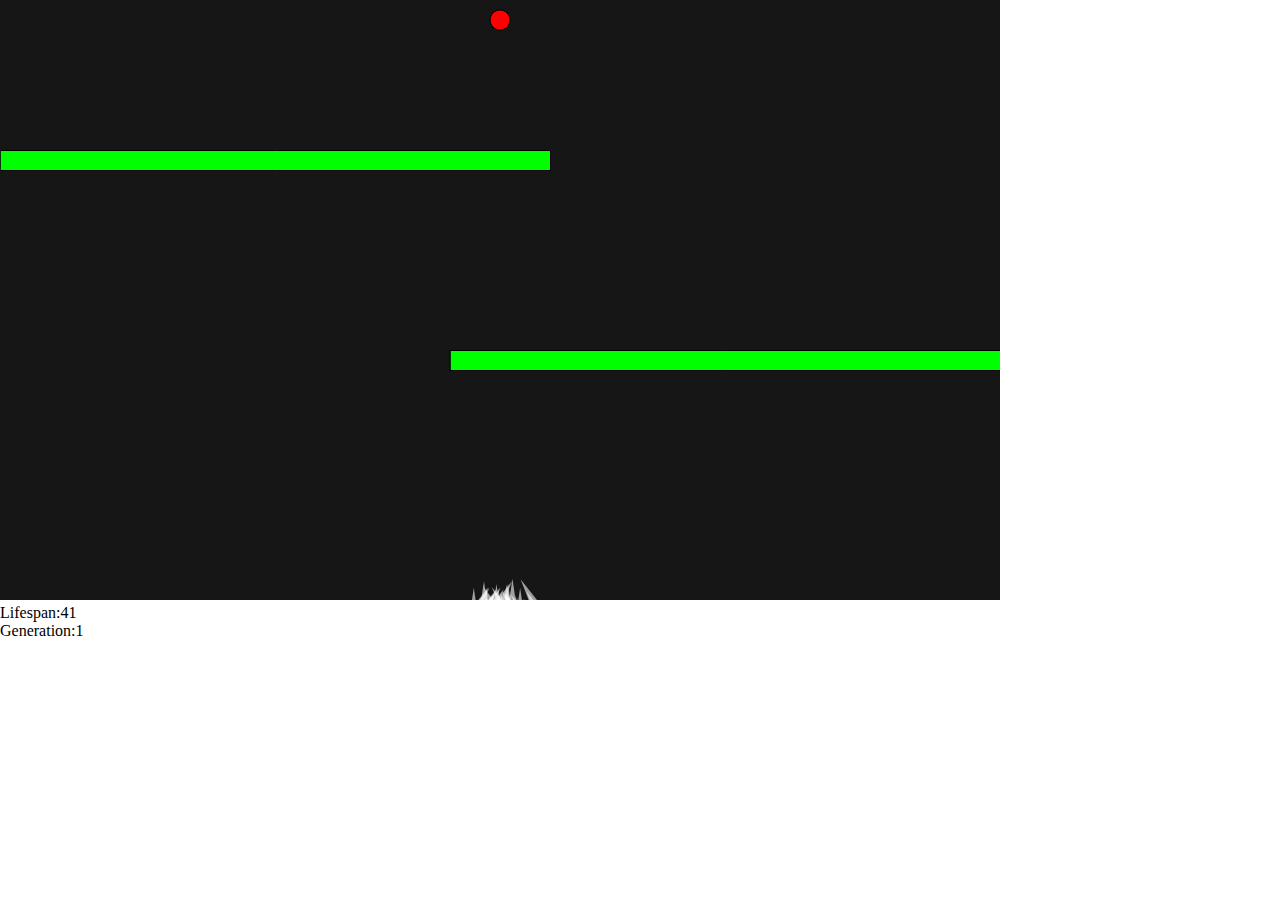
<file: SmartRockets/index.html>
<!DOCTYPE html>
<html>

<head>
	<title>Smart Rockets</title>
	<script language="javascript" src="p5/p5.js"></script>
  	<script language="javascript" src="p5/addons/p5.dom.js"></script>
	<script type="text/javascript" src="js/script.js"></script>

	<style type="text/css">
		* {
			margin: 0;
			padding: 0;
		}
	</style>
</head>

<body></body>

</html>
</file>
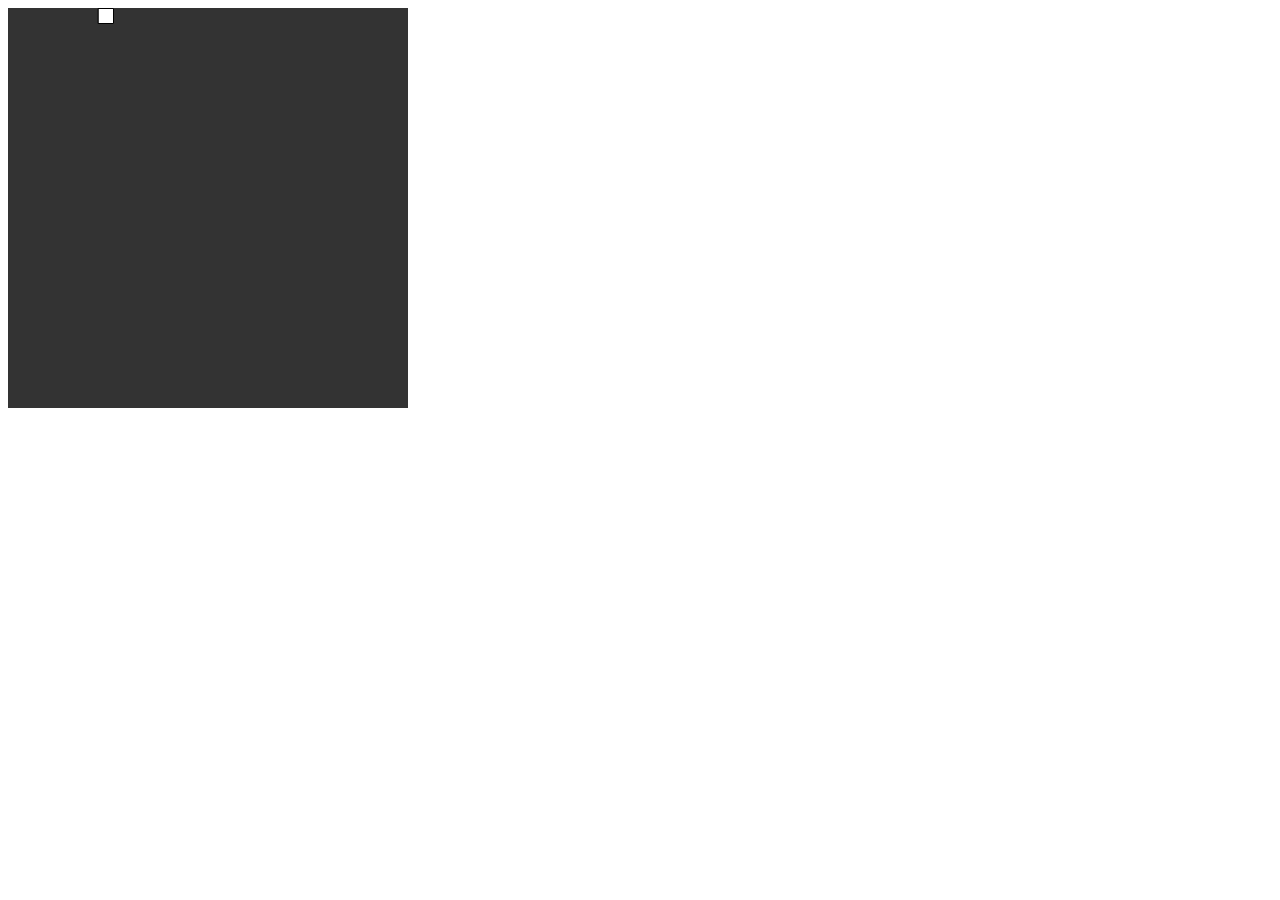
<file: SnakeGame/index.html>
<!DOCTYPE html>
<html>

<head>
	<title>The Snake Game</title>
	<script type="text/javascript" src="p5/p5.js"></script>
	<script type="text/javascript" src="js/script.js"></script>
	<script type="text/javascript" src="js/snake.js"></script>
</head>

<body>

</body>

</html>
</file>
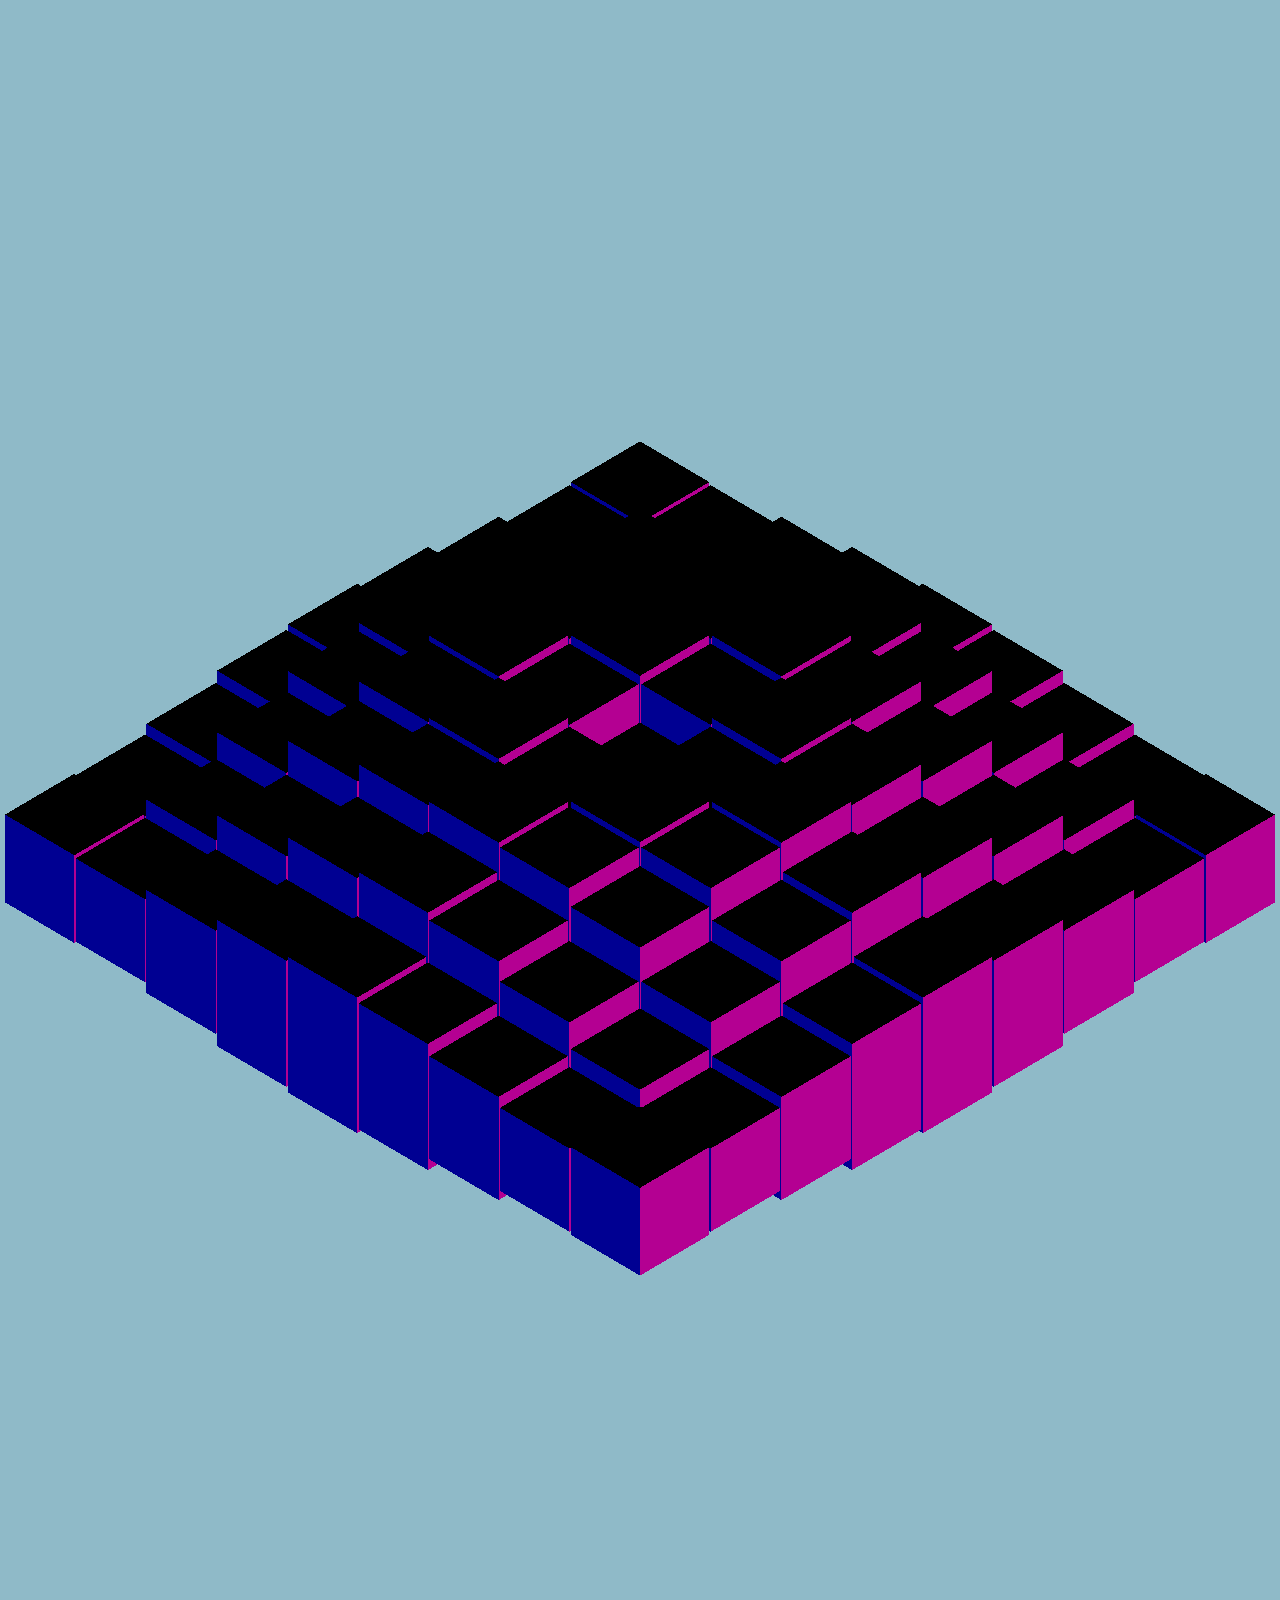
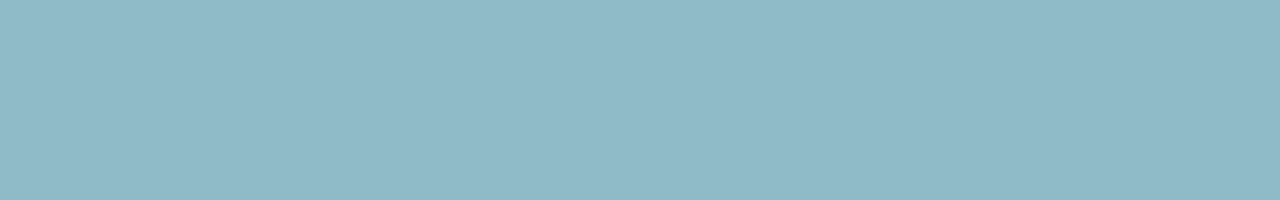
<file: BeesAndBombs/AnotherVersion/index.html>
<!DOCTYPE html>
<html>

<head>
	<title>Bees and Bombs</title>
	<script type="text/javascript" src="p5/p5.js"></script>
	<script type="text/javascript" src="script.js"></script>
	<style type="text/css">
		body {
			background: rgb(143, 186, 200);
			padding: 0;
			margin: 0;
			display: flex;
			justify-content: center;
			align-items: center;
		}
	</style>
</head>

<body>

</body>

</html>
</file>
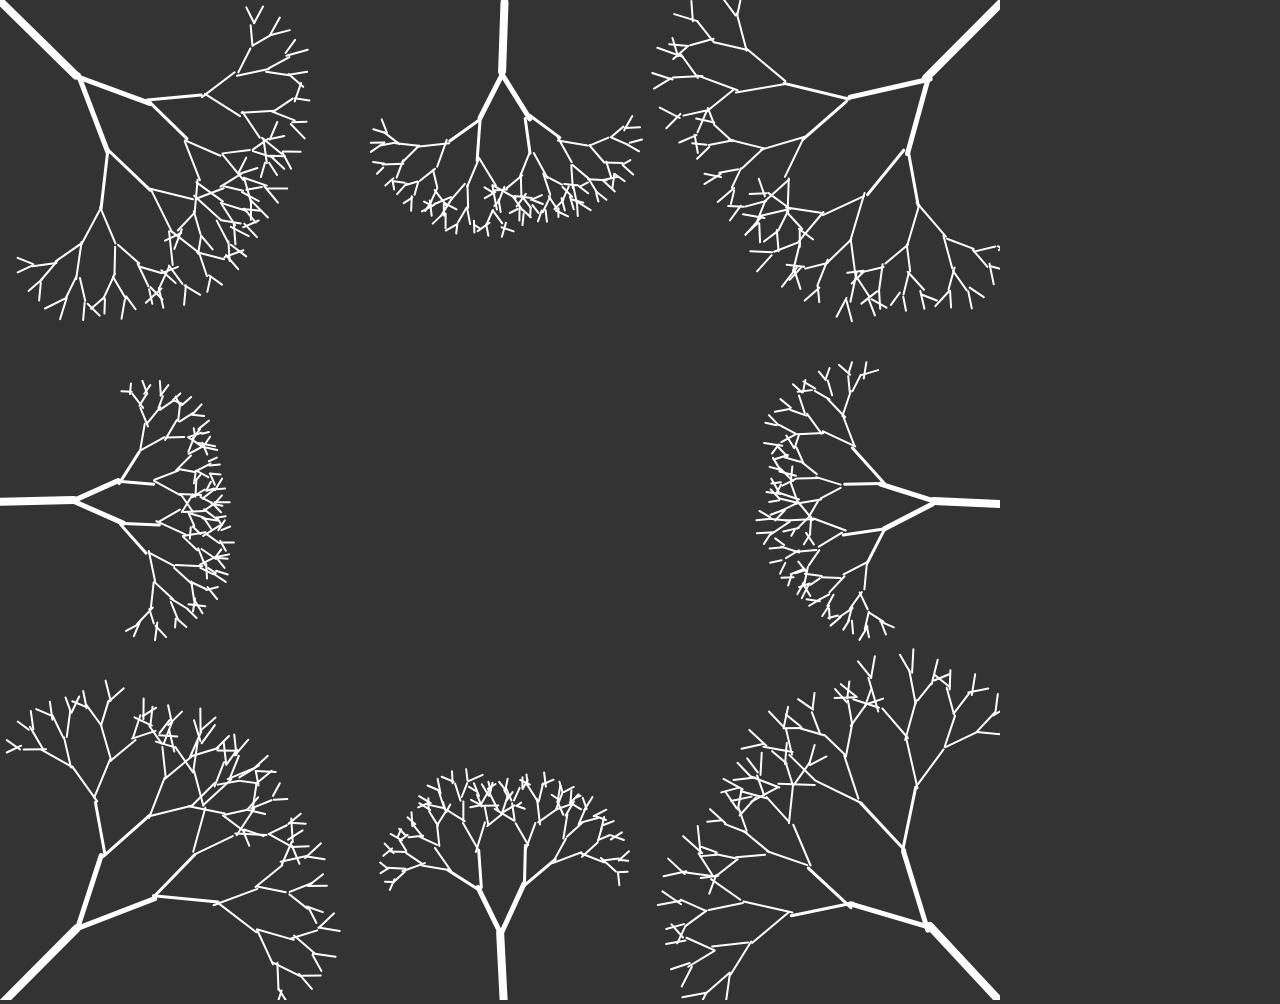
<file: FractalTrees/ObjectOrientedAndFlicking/index.html>
<!DOCTYPE html>
<html>

<head>
	<title>FractalTrees</title>
	<script type="text/javascript" src="p5/p5.min.js"></script>
	<script type="text/javascript" src="js/branch.js"></script>
	<script type="text/javascript" src="js/script.js"></script>
	<style type="text/css">

	* {
		background: rgba(51,51,51,1);
		margin: 0;
		padding: 0;
		overflow-x: hidden;
		overflow-y: hidden;
	}

	</style>
</head>

<body>

</body>

</html>
</file>
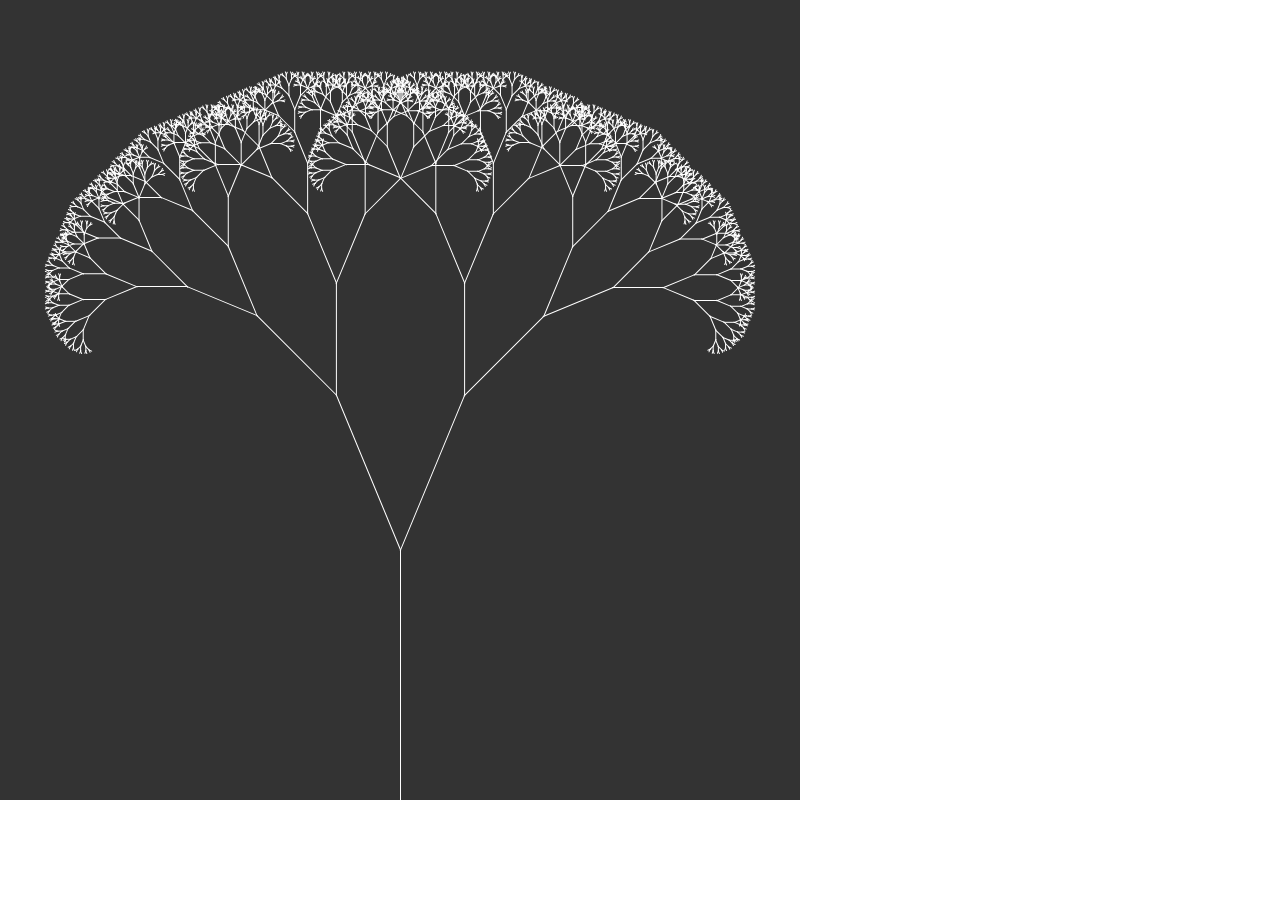
<file: FractalTrees/SimpleAndRecursive/index.html>
<!DOCTYPE html>
<html>

<head>
	<title>FractalTrees</title>
	<script type="text/javascript" src="p5/p5.min.js"></script>
	<script type="text/javascript" src="js/script.js"></script>
	<style type="text/css">

	* {
		margin: 0;
		padding: 0;
	}

	</style>
</head>

<body>

</body>

</html>
</file>
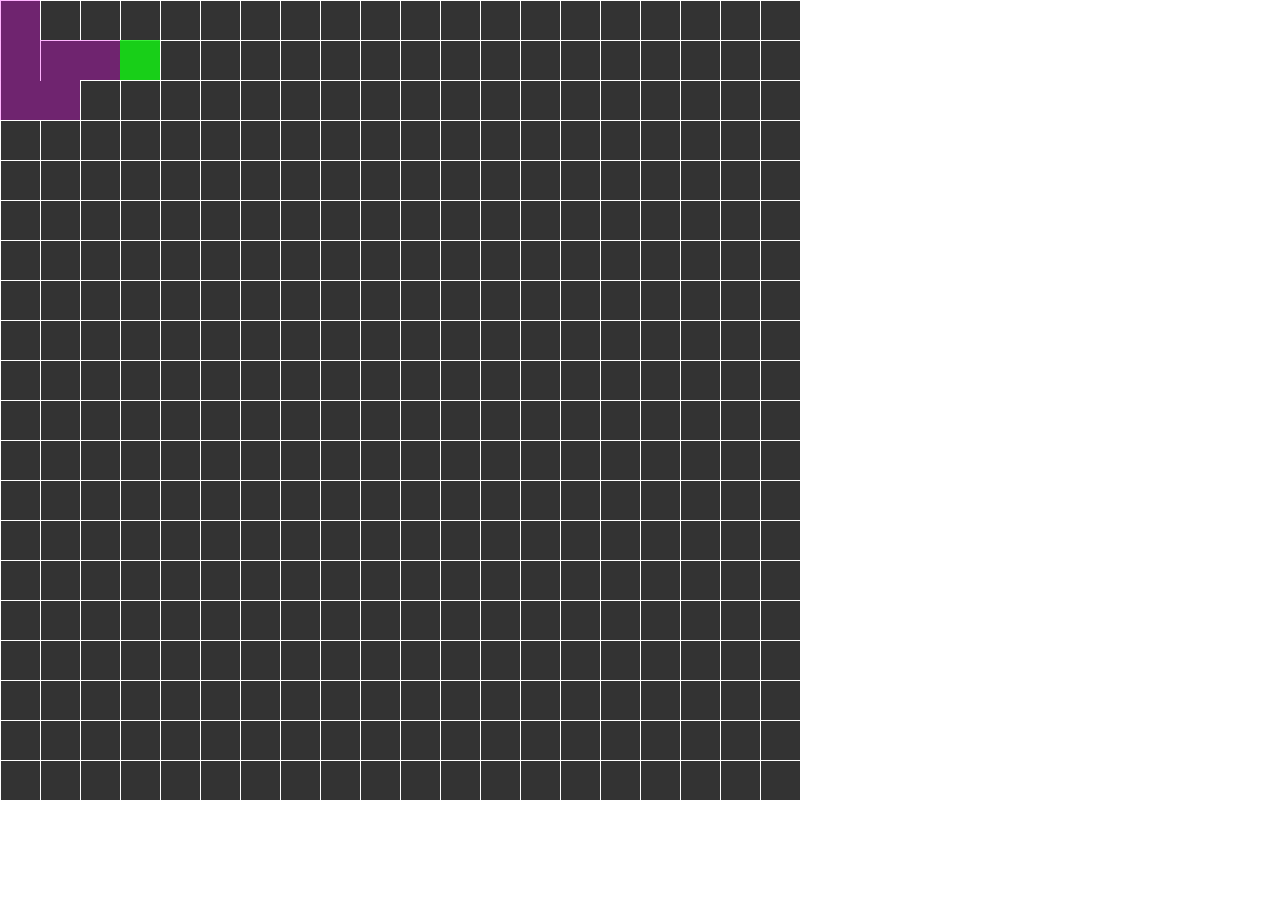
<file: MazeGenerator/With Borders/index.html>
<!DOCTYPE html>
<html>

<head>
	<title>MazeGenerator</title>
	<script type="text/javascript" src="p5/p5.js"></script>
	<script language="javascript" src="p5/addons/p5.dom.js"></script>
	<script language="javascript" src="p5/addons/p5.sound.js"></script>
	<script type="text/javascript" src="js/cell.js"></script>
	<script type="text/javascript" src="js/script.js"></script>
	<style type="text/css">

	* {
		margin: 0;
		padding: 0;
	}

	</style>
</head>

<body>

</body>

</html>
</file>
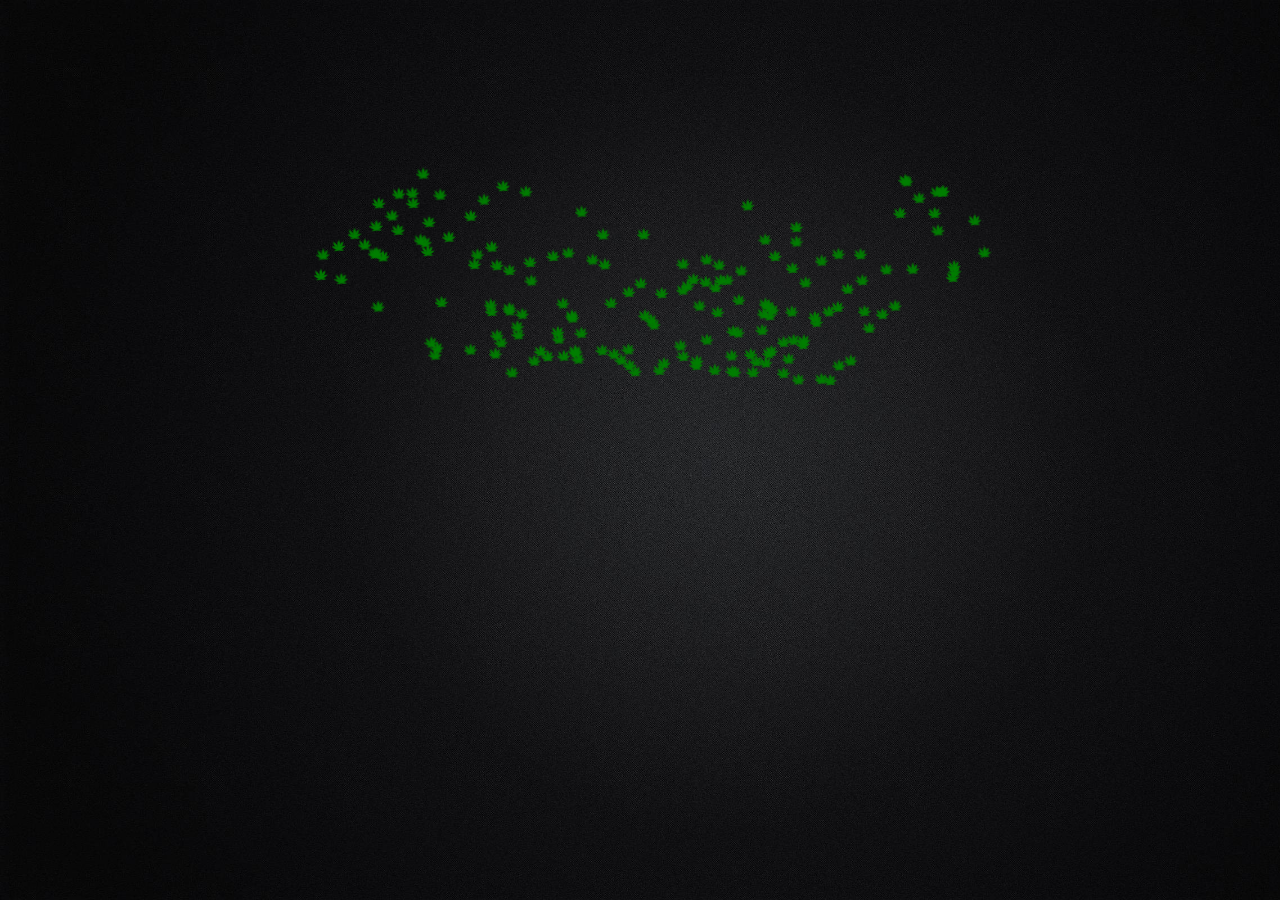
<file: SteeringBehaviour/AltVersion/index.html>
<!DOCTYPE html>
<html>

<head>
	<title>a famosa</title>

	<meta charset="utf-8">

	<link rel="icon" href="img/littleboy.png">

	<link rel="stylesheet" type="text/css" href="css/style.css">

	<script type="text/javascript" src="js/p5/p5.js"></script>
	<script language="javascript" src="js/p5/addons/p5.dom.js"></script>
	<script language="javascript" src="js/p5/addons/p5.sound.js"></script>
	
	<script type="text/javascript" src="js/vehicle.js"></script>
	<script type="text/javascript" src="js/script.js"></script>
</head>

<body>
</body>

</html>
</file>
<file: SteeringBehaviour/AltVersion/css/style.css>
body {
	background: url('../img/back.png');
	background-attachment: fixed;
	background-repeat: no-repeat;
	background-position: stretch;
	background-size: cover;
	overflow: hidden;
}

* {
	margin: 0;
	padding: 0;
}
</file>
